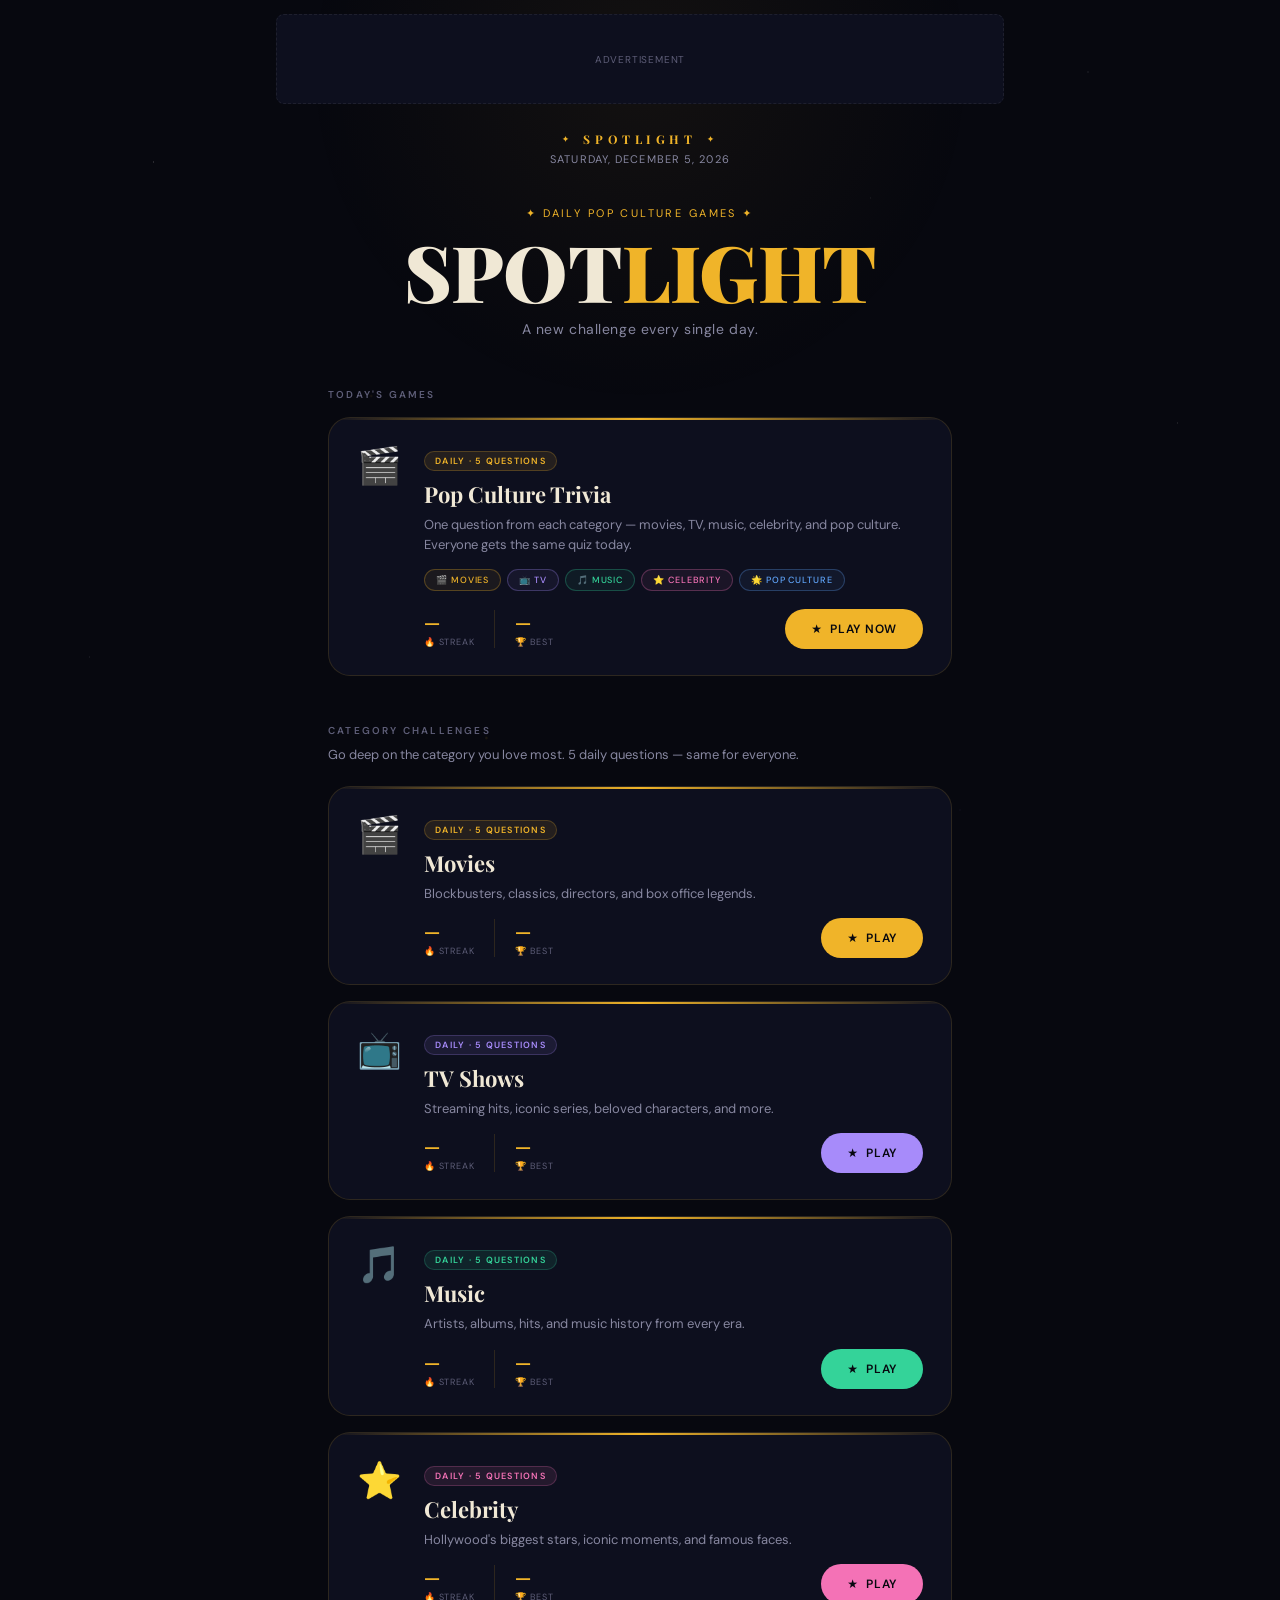
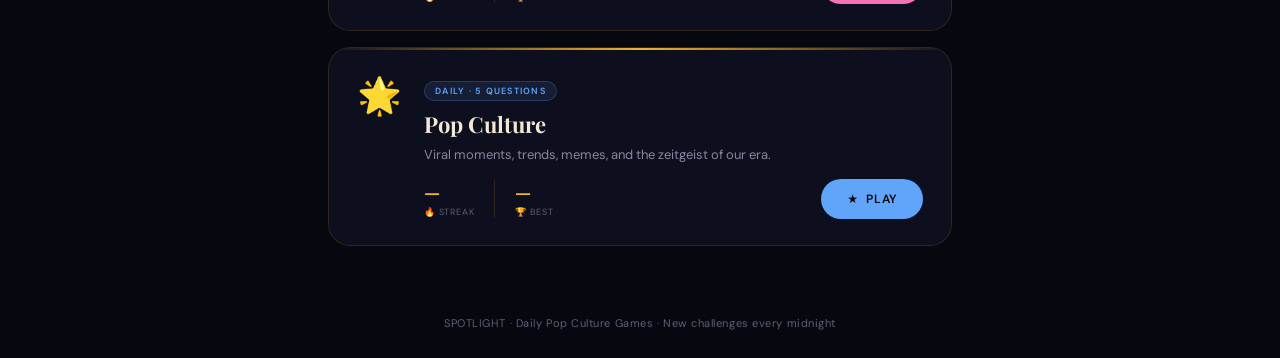
<file: index.html>
﻿<!DOCTYPE html>
<html lang="en">
<head>
    <meta charset="UTF-8">
    <meta name="viewport" content="width=device-width, initial-scale=1.0">
    <title>SPOTLIGHT — Daily Pop Culture Games</title>
    <meta name="description" content="SPOTLIGHT — daily pop culture games covering movies, TV, music, and celebrities. A new challenge every day.">
    <meta property="og:title" content="SPOTLIGHT — Daily Pop Culture Games">
    <meta property="og:description" content="Daily pop culture games. New challenges every day.">
    <link rel="preconnect" href="https://fonts.googleapis.com">
    <link href="https://fonts.googleapis.com/css2?family=Playfair+Display:ital,wght@0,700;0,900;1,400&family=DM+Sans:opsz,wght@9..40,300;9..40,400;9..40,500;9..40,600&display=swap" rel="stylesheet">
    <link rel="stylesheet" href="css/base.css">

    <!-- ================================================================
         GOOGLE ANALYTICS 4
         Replace G-Z7NW66BQ69 with your Measurement ID from
         analytics.google.com → Admin → Data Streams → your stream
    ================================================================ -->
    <script async src="https://www.googletagmanager.com/gtag/js?id=G-Z7NW66BQ69"></script>
    <script>
        window.dataLayer = window.dataLayer || [];
        function gtag() { dataLayer.push(arguments); }
        gtag('js', new Date());
        gtag('config', 'G-Z7NW66BQ69');
    </script>

    <style>
        /* ============================================================
           HUB PAGE — Game picker styles
        ============================================================ */
        .hub-hero {
            padding: 40px 0 10px;
            text-align: center;
        }
        .hub-eyebrow {
            font-size: 11px;
            letter-spacing: .22em;
            text-transform: uppercase;
            color: var(--gold);
            margin-bottom: 14px;
        }
        .hub-title {
            font-family: 'Playfair Display', Georgia, serif;
            font-size: clamp(48px, 10vw, 78px);
            font-weight: 900;
            line-height: .95;
            color: var(--cream);
            letter-spacing: -.01em;
        }
        .hub-title em { color: var(--gold); font-style: normal; }
        .hub-tagline {
            font-size: 14px;
            color: var(--muted-mid);
            margin-top: 12px;
            letter-spacing: .04em;
        }
        .hub-section-label {
            font-size: 10px;
            font-weight: 600;
            letter-spacing: .22em;
            text-transform: uppercase;
            color: var(--muted);
            margin: 40px 0 16px;
        }
        .game-grid {
            display: grid;
            gap: 16px;
            margin-bottom: 48px;
        }
        .game-card {
            background: var(--surface);
            border: 1px solid var(--border);
            border-radius: 22px;
            padding: 30px 28px 26px;
            position: relative;
            overflow: hidden;
            display: flex;
            gap: 22px;
            align-items: flex-start;
            text-decoration: none;
            color: inherit;
            transition: border-color .18s, transform .18s;
        }
        .game-card::before {
            content: '';
            position: absolute;
            top: 0; left: 0; right: 0;
            height: 2px;
            background: linear-gradient(90deg, transparent, var(--gold) 50%, transparent);
        }
        .game-card:hover {
            border-color: rgba(240,180,41,.40);
            transform: translateY(-2px);
        }
        .game-card-icon {
            font-size: 36px;
            flex-shrink: 0;
            line-height: 1;
        }
        .game-card-body { flex: 1; }
        .game-card-badge {
            display: inline-block;
            font-size: 9px;
            font-weight: 600;
            letter-spacing: .14em;
            text-transform: uppercase;
            color: var(--gold);
            background: rgba(240,180,41,.10);
            border: 1px solid rgba(240,180,41,.22);
            border-radius: 60px;
            padding: 3px 10px;
            margin-bottom: 8px;
        }
        .game-card-title {
            font-family: 'Playfair Display', Georgia, serif;
            font-size: 22px;
            font-weight: 700;
            color: var(--cream);
            margin-bottom: 6px;
        }
        .game-card-desc {
            font-size: 13px;
            color: var(--muted-mid);
            line-height: 1.55;
            margin-bottom: 14px;
        }
        .game-card-cats {
            display: flex;
            flex-wrap: wrap;
            gap: 6px;
            margin-bottom: 18px;
        }
        .cpill {
            font-size: 9px;
            font-weight: 500;
            letter-spacing: .1em;
            text-transform: uppercase;
            padding: 4px 11px;
            border-radius: 60px;
            border: 1px solid;
        }
        .cpill.movies  { color: var(--cat-movie); border-color: rgba(240,180,41,.28); background: rgba(240,180,41,.06); }
        .cpill.tv      { color: var(--cat-tv);    border-color: rgba(167,139,250,.28); background: rgba(167,139,250,.06); }
        .cpill.music   { color: var(--cat-music); border-color: rgba(52,211,153,.28);  background: rgba(52,211,153,.06); }
        .cpill.celeb   { color: var(--cat-celeb); border-color: rgba(244,114,182,.28); background: rgba(244,114,182,.06); }
        .cpill.pop     { color: var(--cat-pop);   border-color: rgba(96,165,250,.28);  background: rgba(96,165,250,.06); }
        .game-card-footer {
            display: flex;
            align-items: center;
            justify-content: space-between;
            flex-wrap: wrap;
            gap: 14px;
        }
        .game-card-stats {
            display: flex;
            gap: 20px;
        }
        .gc-stat { text-align: left; }
        .gc-stat-val {
            font-family: 'Playfair Display', Georgia, serif;
            font-size: 18px;
            font-weight: 700;
            color: var(--gold);
        }
        .gc-stat-lbl {
            font-size: 9px;
            color: var(--muted);
            letter-spacing: .09em;
            text-transform: uppercase;
            margin-top: 2px;
        }
        .gc-stat-divider {
            width: 1px;
            background: var(--border);
            align-self: stretch;
        }
        .game-card-play {
            display: inline-flex;
            align-items: center;
            gap: 8px;
            background: var(--gold);
            color: #07080F;
            font-family: 'DM Sans', system-ui, sans-serif;
            font-weight: 600;
            font-size: 12px;
            letter-spacing: .06em;
            text-transform: uppercase;
            padding: 12px 26px;
            border-radius: 60px;
            text-decoration: none;
            flex-shrink: 0;
            transition: background .18s, box-shadow .18s;
        }
        .game-card-play:hover {
            background: var(--gold-light);
            box-shadow: 0 6px 20px rgba(240,180,41,.26);
        }
        .coming-soon-card {
            background: var(--surface);
            border: 1px dashed rgba(255,255,255,.07);
            border-radius: 22px;
            padding: 28px;
            text-align: center;
            color: var(--muted);
            font-size: 13px;
            letter-spacing: .04em;
        }
        .coming-soon-card strong {
            display: block;
            font-family: 'Playfair Display', Georgia, serif;
            font-size: 16px;
            font-weight: 700;
            color: var(--muted-mid);
            margin-bottom: 6px;
        }
        @media (max-width: 500px) {
            .game-card        { flex-direction: column; gap: 14px; padding: 24px 20px 22px; }
            .game-card-icon   { font-size: 30px; }
            .game-card-footer { flex-direction: column; align-items: flex-start; }
        }
    </style>
</head>
<body>

<!-- ================================================================
     TOP LEADERBOARD AD
     Replace the div.ad-placeholder with your Google AdSense code:
     <script async src="https://pagead2.googlesyndication.com/pagead/js/adsbygoogle.js?client=ca-pub-XXXXXXXXXXXXXXXX" crossorigin="anonymous"></script>
     <ins class="adsbygoogle" style="display:inline-block;width:728px;height:90px" data-ad-client="ca-pub-XXXXXXXXXXXXXXXX" data-ad-slot="XXXXXXXXXX"></ins>
     <script>(adsbygoogle = window.adsbygoogle || []).push({});</script>
================================================================ -->
<div class="ad-zone ad-zone-top">
    <div class="ad-placeholder ad-leaderboard">Advertisement</div>
</div>

<!-- SITE HEADER -->
<div class="wrap">
    <header class="site-header">
        <div class="logo">
            <span class="logo-dot">✦</span>
            SPOTLIGHT
            <span class="logo-dot">✦</span>
        </div>
        <p class="header-date" id="headerDate"></p>
    </header>
</div>

<!-- HUB CONTENT -->
<div class="wrap">

    <div class="hub-hero">
        <p class="hub-eyebrow">✦ Daily Pop Culture Games ✦</p>
        <div class="hub-title">SPOT<em>LIGHT</em></div>
        <p class="hub-tagline">A new challenge every single day.</p>
    </div>

    <p class="hub-section-label">Today's Games</p>

    <div class="game-grid">

        <!-- Daily Trivia -->
        <div class="game-card">
            <div class="game-card-icon">🎬</div>
            <div class="game-card-body">
                <span class="game-card-badge">Daily · 5 Questions</span>
                <div class="game-card-title">Pop Culture Trivia</div>
                <p class="game-card-desc">One question from each category — movies, TV, music, celebrity, and pop culture. Everyone gets the same quiz today.</p>
                <div class="game-card-cats">
                    <span class="cpill movies">🎬 Movies</span>
                    <span class="cpill tv">📺 TV</span>
                    <span class="cpill music">🎵 Music</span>
                    <span class="cpill celeb">⭐ Celebrity</span>
                    <span class="cpill pop">🌟 Pop Culture</span>
                </div>
                <div class="game-card-footer">
                    <div class="game-card-stats" id="triviaStats">
                        <div class="gc-stat">
                            <div class="gc-stat-val" id="triviaStreak">—</div>
                            <div class="gc-stat-lbl">🔥 Streak</div>
                        </div>
                        <div class="gc-stat-divider"></div>
                        <div class="gc-stat">
                            <div class="gc-stat-val" id="triviaBest">—</div>
                            <div class="gc-stat-lbl">🏆 Best</div>
                        </div>
                    </div>
                    <a href="trivia/" class="game-card-play">★ &nbsp;Play Now</a>
                </div>
            </div>
        </div>

    </div>

    <p class="hub-section-label">Category Challenges</p>
    <p style="font-size:13px;color:var(--muted-mid);margin:-8px 0 20px;line-height:1.6;">Go deep on the category you love most. 5 daily questions — same for everyone.</p>

    <div class="game-grid">

        <!-- Movies -->
        <a href="category-quiz/?cat=movies" class="game-card">
            <div class="game-card-icon">🎬</div>
            <div class="game-card-body">
                <span class="game-card-badge" style="color:var(--cat-movie);background:rgba(240,180,41,.10);border-color:rgba(240,180,41,.22);">Daily · 5 Questions</span>
                <div class="game-card-title">Movies</div>
                <p class="game-card-desc">Blockbusters, classics, directors, and box office legends.</p>
                <div class="game-card-footer">
                    <div class="game-card-stats" id="moviesStats">
                        <div class="gc-stat">
                            <div class="gc-stat-val" id="moviesStreak">—</div>
                            <div class="gc-stat-lbl">🔥 Streak</div>
                        </div>
                        <div class="gc-stat-divider"></div>
                        <div class="gc-stat">
                            <div class="gc-stat-val" id="moviesBest">—</div>
                            <div class="gc-stat-lbl">🏆 Best</div>
                        </div>
                    </div>
                    <span class="game-card-play" style="background:var(--cat-movie);">★ &nbsp;Play</span>
                </div>
            </div>
        </a>

        <!-- TV Shows -->
        <a href="category-quiz/?cat=tv" class="game-card">
            <div class="game-card-icon">📺</div>
            <div class="game-card-body">
                <span class="game-card-badge" style="color:var(--cat-tv);background:rgba(167,139,250,.10);border-color:rgba(167,139,250,.22);">Daily · 5 Questions</span>
                <div class="game-card-title">TV Shows</div>
                <p class="game-card-desc">Streaming hits, iconic series, beloved characters, and more.</p>
                <div class="game-card-footer">
                    <div class="game-card-stats">
                        <div class="gc-stat">
                            <div class="gc-stat-val" id="tvStreak">—</div>
                            <div class="gc-stat-lbl">🔥 Streak</div>
                        </div>
                        <div class="gc-stat-divider"></div>
                        <div class="gc-stat">
                            <div class="gc-stat-val" id="tvBest">—</div>
                            <div class="gc-stat-lbl">🏆 Best</div>
                        </div>
                    </div>
                    <span class="game-card-play" style="background:var(--cat-tv);">★ &nbsp;Play</span>
                </div>
            </div>
        </a>

        <!-- Music -->
        <a href="category-quiz/?cat=music" class="game-card">
            <div class="game-card-icon">🎵</div>
            <div class="game-card-body">
                <span class="game-card-badge" style="color:var(--cat-music);background:rgba(52,211,153,.10);border-color:rgba(52,211,153,.22);">Daily · 5 Questions</span>
                <div class="game-card-title">Music</div>
                <p class="game-card-desc">Artists, albums, hits, and music history from every era.</p>
                <div class="game-card-footer">
                    <div class="game-card-stats">
                        <div class="gc-stat">
                            <div class="gc-stat-val" id="musicStreak">—</div>
                            <div class="gc-stat-lbl">🔥 Streak</div>
                        </div>
                        <div class="gc-stat-divider"></div>
                        <div class="gc-stat">
                            <div class="gc-stat-val" id="musicBest">—</div>
                            <div class="gc-stat-lbl">🏆 Best</div>
                        </div>
                    </div>
                    <span class="game-card-play" style="background:var(--cat-music);color:#07080F;">★ &nbsp;Play</span>
                </div>
            </div>
        </a>

        <!-- Celebrity -->
        <a href="category-quiz/?cat=celeb" class="game-card">
            <div class="game-card-icon">⭐</div>
            <div class="game-card-body">
                <span class="game-card-badge" style="color:var(--cat-celeb);background:rgba(244,114,182,.10);border-color:rgba(244,114,182,.22);">Daily · 5 Questions</span>
                <div class="game-card-title">Celebrity</div>
                <p class="game-card-desc">Hollywood's biggest stars, iconic moments, and famous faces.</p>
                <div class="game-card-footer">
                    <div class="game-card-stats">
                        <div class="gc-stat">
                            <div class="gc-stat-val" id="celebStreak">—</div>
                            <div class="gc-stat-lbl">🔥 Streak</div>
                        </div>
                        <div class="gc-stat-divider"></div>
                        <div class="gc-stat">
                            <div class="gc-stat-val" id="celebBest">—</div>
                            <div class="gc-stat-lbl">🏆 Best</div>
                        </div>
                    </div>
                    <span class="game-card-play" style="background:var(--cat-celeb);">★ &nbsp;Play</span>
                </div>
            </div>
        </a>

        <!-- Pop Culture -->
        <a href="category-quiz/?cat=pop" class="game-card">
            <div class="game-card-icon">🌟</div>
            <div class="game-card-body">
                <span class="game-card-badge" style="color:var(--cat-pop);background:rgba(96,165,250,.10);border-color:rgba(96,165,250,.22);">Daily · 5 Questions</span>
                <div class="game-card-title">Pop Culture</div>
                <p class="game-card-desc">Viral moments, trends, memes, and the zeitgeist of our era.</p>
                <div class="game-card-footer">
                    <div class="game-card-stats">
                        <div class="gc-stat">
                            <div class="gc-stat-val" id="popStreak">—</div>
                            <div class="gc-stat-lbl">🔥 Streak</div>
                        </div>
                        <div class="gc-stat-divider"></div>
                        <div class="gc-stat">
                            <div class="gc-stat-val" id="popBest">—</div>
                            <div class="gc-stat-lbl">🏆 Best</div>
                        </div>
                    </div>
                    <span class="game-card-play" style="background:var(--cat-pop);color:#07080F;">★ &nbsp;Play</span>
                </div>
            </div>
        </a>

    </div>

</div><!-- /wrap -->

<footer class="site-footer">
    SPOTLIGHT · Daily Pop Culture Games · New challenges every midnight
</footer>

<script>
/* ================================================================
   HUB — Load trivia stats from localStorage to show on game card
================================================================ */
(function () {
    const d = new Date();
    document.getElementById('headerDate').textContent =
        d.toLocaleDateString('en-US', { weekday:'long', year:'numeric', month:'long', day:'numeric' });

    try {
        const raw   = localStorage.getItem('spotlight_stats');
        const stats = raw ? JSON.parse(raw) : null;
        if (stats) {
            document.getElementById('triviaStreak').textContent = stats.streak ?? '—';
            document.getElementById('triviaBest').textContent   = stats.best ? `${stats.best}/5` : '—';
        }
    } catch {
        // localStorage unavailable — silently skip
    }

    // Load per-category stats
    const cats = ['movies', 'tv', 'music', 'celeb', 'pop'];
    cats.forEach(cat => {
        try {
            const catRaw   = localStorage.getItem(`spotlight_cat_${cat}_stats`);
            const catStats = catRaw ? JSON.parse(catRaw) : null;
            const streakEl = document.getElementById(`${cat}Streak`);
            const bestEl   = document.getElementById(`${cat}Best`);
            if (catStats && streakEl) streakEl.textContent = catStats.streak ?? '—';
            if (catStats && bestEl)   bestEl.textContent   = catStats.best ? `${catStats.best}/5` : '—';
        } catch { /* silently skip */ }
    });
}());
</script>
</body>
</html>
</file>
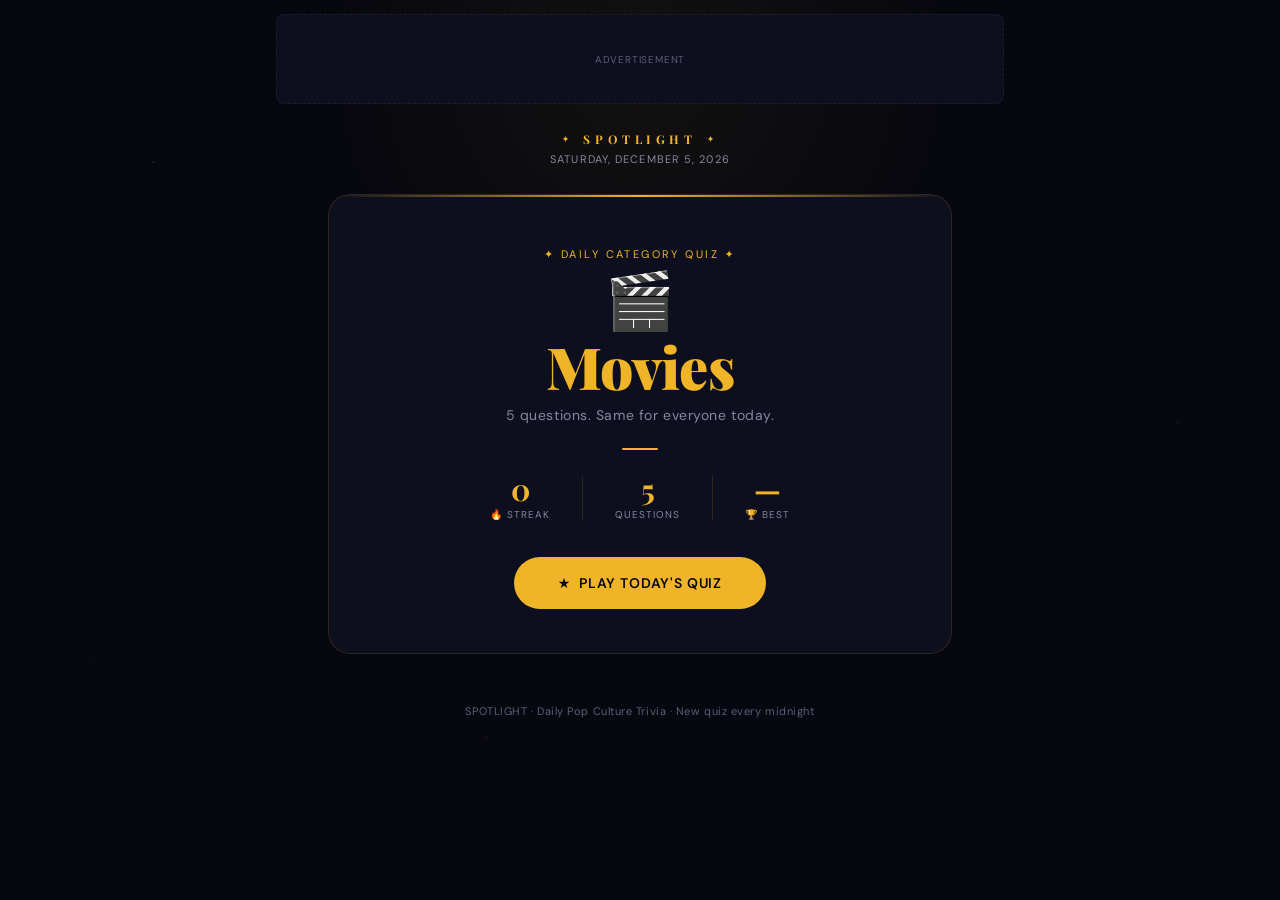
<file: category-quiz/index.html>
<!DOCTYPE html>
<html lang="en">
<head>
    <meta charset="UTF-8">
    <meta name="viewport" content="width=device-width, initial-scale=1.0">
    <title>SPOTLIGHT — Category Quiz</title>
    <meta name="description" content="Test your knowledge in a specific pop culture category with SPOTLIGHT's daily category quiz.">
    <meta property="og:title" content="SPOTLIGHT — Daily Category Quiz">
    <meta property="og:description" content="5 category-specific daily trivia questions — same for everyone today.">
    <link rel="preconnect" href="https://fonts.googleapis.com">
    <link href="https://fonts.googleapis.com/css2?family=Playfair+Display:ital,wght@0,700;0,900;1,400&family=DM+Sans:opsz,wght@9..40,300;9..40,400;9..40,500;9..40,600&display=swap" rel="stylesheet">
    <link rel="stylesheet" href="../css/base.css">
    <link rel="stylesheet" href="../css/trivia.css">

    <!-- ================================================================
         GOOGLE ANALYTICS 4
    ================================================================ -->
    <script async src="https://www.googletagmanager.com/gtag/js?id=G-Z7NW66BQ69"></script>
    <script>
        window.dataLayer = window.dataLayer || [];
        function gtag() { dataLayer.push(arguments); }
        gtag('js', new Date());
        gtag('config', 'G-Z7NW66BQ69');
    </script>

    <style>
        /* Override gold accents with the per-category colour (--cat-accent set by JS) */
        .splash-eyebrow { color: var(--cat-accent, var(--gold)); }
        .sstat-val      { color: var(--cat-accent, var(--gold)); }
        .btn-play       { background: var(--cat-accent, var(--gold)); }
        .btn-play:hover {
            background: var(--cat-accent, var(--gold));
            filter: brightness(1.15);
            box-shadow: 0 10px 28px rgba(0, 0, 0, .22);
        }
        .pbar-fill { background: var(--cat-accent, var(--gold)); }

        /* Category splash icon and title */
        .cat-splash-icon {
            font-size: 56px;
            line-height: 1;
            margin-bottom: 10px;
        }
        /* Override the trivia.css splash-title sizing for a category name */
        .splash-title {
            font-size: clamp(36px, 8vw, 58px) !important;
            color: var(--cat-accent, var(--gold)) !important;
        }
    </style>
</head>
<body>

<!-- ================================================================
     TOP LEADERBOARD AD
================================================================ -->
<div class="ad-zone ad-zone-top">
    <div class="ad-placeholder ad-leaderboard">Advertisement</div>
</div>

<!-- SITE HEADER -->
<div class="wrap">
    <header class="site-header">
        <a href="../" class="logo">
            <span class="logo-dot">✦</span>
            SPOTLIGHT
            <span class="logo-dot">✦</span>
        </a>
        <p class="header-date" id="headerDate"></p>
    </header>
</div>

<!-- MAIN CONTENT -->
<div class="wrap">

    <!-- ── SPLASH ── -->
    <div class="screen active" id="scr-splash">
        <div class="card splash-card">
            <div class="splash-eyebrow">✦ Daily Category Quiz ✦</div>
            <div class="cat-splash-icon" id="catIcon">🎬</div>
            <div class="splash-title" id="catLabel">Movies</div>
            <p class="splash-tagline">5 questions. Same for everyone today.</p>
            <div class="rule"></div>
            <div class="splash-stats">
                <div>
                    <div class="sstat-val" id="splashStreak">0</div>
                    <div class="sstat-lbl">🔥 Streak</div>
                </div>
                <div class="vr"></div>
                <div>
                    <div class="sstat-val">5</div>
                    <div class="sstat-lbl">Questions</div>
                </div>
                <div class="vr"></div>
                <div>
                    <div class="sstat-val" id="splashBest">—</div>
                    <div class="sstat-lbl">🏆 Best</div>
                </div>
            </div>
            <button class="btn-play" id="btnPlay">★ &nbsp;Play Today's Quiz</button>
        </div>
    </div>

    <!-- ── ALREADY PLAYED ── -->
    <div class="screen" id="scr-played">
        <div class="card played-card">
            <div class="played-icon" id="playedIcon">🎬</div>
            <div class="played-title">Already played today!</div>
            <p class="played-sub">You've completed today's category quiz.<br>New questions drop every day at midnight.</p>
            <div class="emoji-row" id="playedEmojis"></div>
            <p class="played-score-note">Today's score: <strong id="playedScoreNum"></strong></p>
            <button class="btn-share" id="btnSharePlayed">📋 &nbsp;Share My Score</button>
            <p class="copied-msg" id="copiedPlayed"></p>
            <p class="next-quiz-note">Next quiz in: <span class="countdown" id="cdPlayed"></span></p>
        </div>
    </div>

    <!-- ── GAME ── -->
    <div class="screen" id="scr-game">
        <div class="game-meta">
            <p class="game-progress-lbl">Question <strong id="qNum">1</strong> of 5</p>
            <p class="game-score-lbl">Score: <span id="scoreNum">0</span></p>
        </div>
        <div class="pbar-track"><div class="pbar-fill" id="pbar"></div></div>

        <div class="card q-card">
            <div class="q-cat"  id="qCat"></div>
            <div class="q-text" id="qText"></div>
        </div>

        <div class="opts" id="opts"></div>
        <div class="feedback" id="feedback"></div>
        <button class="btn-next" id="btnNext"></button>
    </div>

    <!-- ── RESULTS ── -->
    <div class="screen" id="scr-results">
        <div class="card results-card">
            <p class="results-eyebrow">Today's Result</p>
            <div class="results-score" id="rScore"></div>
            <p class="results-of">out of 5 correct</p>
            <p class="results-msg" id="rMsg"></p>
            <div class="emoji-row" id="rEmojis"></div>
            <hr class="results-hr">
            <div class="r-stats">
                <div>
                    <div class="rstat-val" id="rStreak"></div>
                    <div class="rstat-lbl">🔥 Streak</div>
                </div>
                <div class="vr"></div>
                <div>
                    <div class="rstat-val" id="rBest"></div>
                    <div class="rstat-lbl">🏆 Best</div>
                </div>
                <div class="vr"></div>
                <div>
                    <div class="rstat-val" id="rPlayed"></div>
                    <div class="rstat-lbl">📅 Played</div>
                </div>
            </div>
            <button class="btn-share" id="btnShareResults">📋 &nbsp;Share My Score</button>
            <p class="copied-msg" id="copiedResults"></p>
            <p class="next-quiz-note">New quiz tomorrow · <span class="countdown" id="cdResults"></span></p>
        </div>
    </div>

</div><!-- /wrap -->

<div class="ad-zone ad-zone-bottom" id="bottomAd" style="display:none">
    <div class="ad-placeholder ad-rect">Advertisement (300×250)</div>
</div>

<footer class="site-footer">
    SPOTLIGHT · Daily Pop Culture Trivia · New quiz every midnight
</footer>

<script src="../js/shared.js"></script>
<script src="../js/bank.js"></script>
<script src="../js/category-quiz.js"></script>
<script>
    document.getElementById('btnPlay').addEventListener('click', startGame);
    document.getElementById('btnNext').addEventListener('click', advance);
    document.getElementById('btnShareResults').addEventListener('click', () => share('results'));
    document.getElementById('btnSharePlayed').addEventListener('click', () => share('played'));
</script>
</body>
</html>
</file>
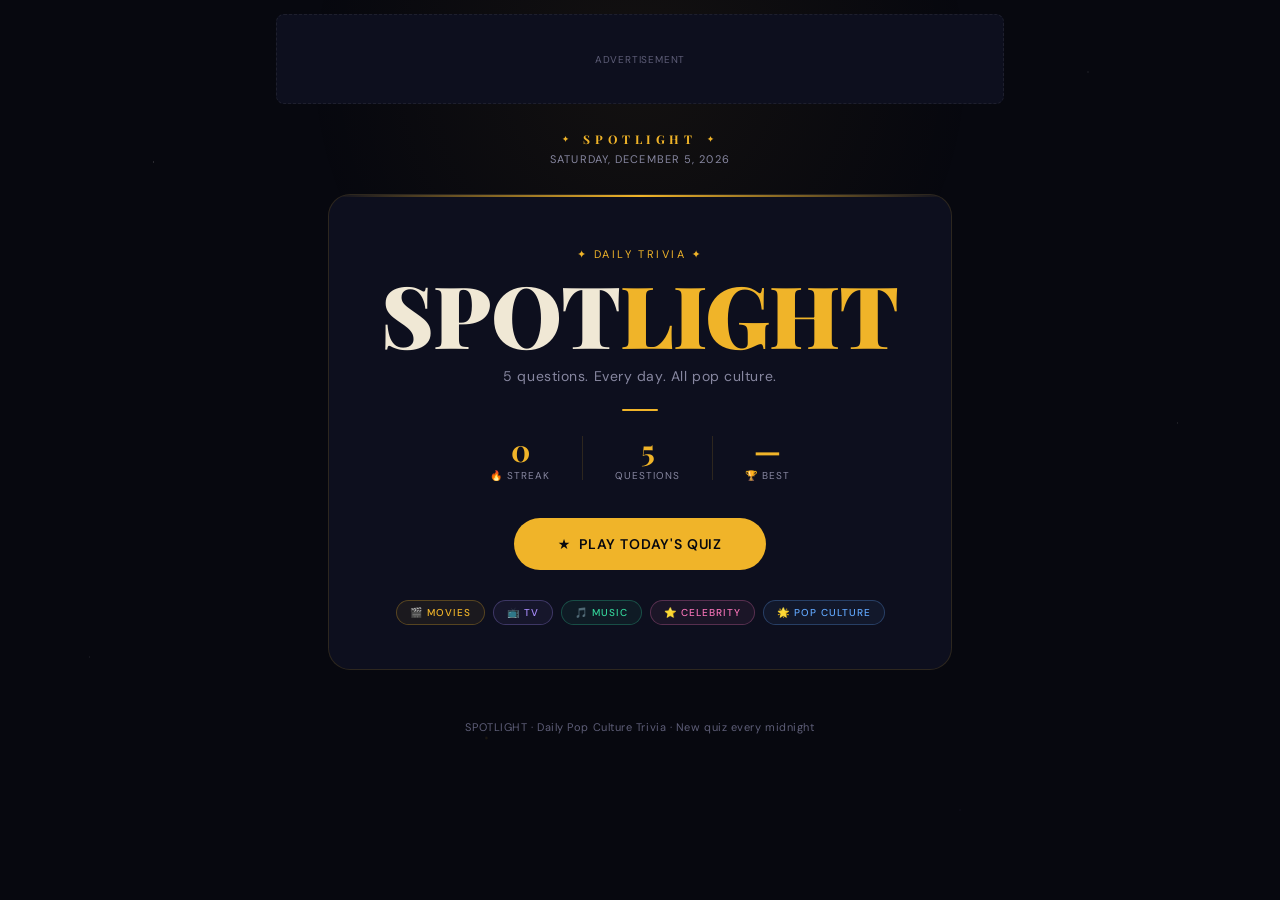
<file: trivia/index.html>
<!DOCTYPE html>
<html lang="en">
<head>
    <meta charset="UTF-8">
    <meta name="viewport" content="width=device-width, initial-scale=1.0">
    <title>SPOTLIGHT — Daily Pop Culture Trivia</title>
    <meta name="description" content="Test your pop culture knowledge with SPOTLIGHT — a fresh daily trivia quiz covering movies, TV, music, and celebrities.">
    <meta property="og:title" content="SPOTLIGHT — Daily Pop Culture Trivia">
    <meta property="og:description" content="5 new questions every day. How well do you know pop culture?">
    <link rel="preconnect" href="https://fonts.googleapis.com">
    <link href="https://fonts.googleapis.com/css2?family=Playfair+Display:ital,wght@0,700;0,900;1,400&family=DM+Sans:opsz,wght@9..40,300;9..40,400;9..40,500;9..40,600&display=swap" rel="stylesheet">
    <link rel="stylesheet" href="../css/base.css">
    <link rel="stylesheet" href="../css/trivia.css">

    <!-- ================================================================
         GOOGLE ANALYTICS 4
         Replace G-Z7NW66BQ69 with your Measurement ID from
         analytics.google.com → Admin → Data Streams → your stream
    ================================================================ -->
    <script async src="https://www.googletagmanager.com/gtag/js?id=G-Z7NW66BQ69"></script>
    <script>
        window.dataLayer = window.dataLayer || [];
        function gtag() { dataLayer.push(arguments); }
        gtag('js', new Date());
        gtag('config', 'G-Z7NW66BQ69');
    </script>
</head>
<body>

<!-- ================================================================
     TOP LEADERBOARD AD
     Replace the div.ad-placeholder with your Google AdSense code:
     <script async src="https://pagead2.googlesyndication.com/pagead/js/adsbygoogle.js?client=ca-pub-XXXXXXXXXXXXXXXX" crossorigin="anonymous"></script>
     <ins class="adsbygoogle" style="display:inline-block;width:728px;height:90px" data-ad-client="ca-pub-XXXXXXXXXXXXXXXX" data-ad-slot="XXXXXXXXXX"></ins>
     <script>(adsbygoogle = window.adsbygoogle || []).push({});</script>
================================================================ -->
<div class="ad-zone ad-zone-top">
    <div class="ad-placeholder ad-leaderboard">Advertisement</div>
</div>

<!-- SITE HEADER -->
<div class="wrap">
    <header class="site-header">
        <a href="../" class="logo">
            <span class="logo-dot">✦</span>
            SPOTLIGHT
            <span class="logo-dot">✦</span>
        </a>
        <p class="header-date" id="headerDate"></p>
    </header>
</div>

<!-- MAIN CONTENT -->
<div class="wrap">

    <!-- ── SPLASH ── -->
    <div class="screen active" id="scr-splash">
        <div class="card splash-card">
            <div class="splash-eyebrow">✦ Daily Trivia ✦</div>
            <div class="splash-title">SPOT<em>LIGHT</em></div>
            <p class="splash-tagline">5 questions. Every day. All pop culture.</p>
            <div class="rule"></div>
            <div class="splash-stats">
                <div>
                    <div class="sstat-val" id="splashStreak">0</div>
                    <div class="sstat-lbl">🔥 Streak</div>
                </div>
                <div class="vr"></div>
                <div>
                    <div class="sstat-val">5</div>
                    <div class="sstat-lbl">Questions</div>
                </div>
                <div class="vr"></div>
                <div>
                    <div class="sstat-val" id="splashBest">—</div>
                    <div class="sstat-lbl">🏆 Best</div>
                </div>
            </div>
            <button class="btn-play" id="btnPlay">★ &nbsp;Play Today's Quiz</button>
            <div class="splash-cats">
                <span class="cpill movies">🎬 Movies</span>
                <span class="cpill tv">📺 TV</span>
                <span class="cpill music">🎵 Music</span>
                <span class="cpill celeb">⭐ Celebrity</span>
                <span class="cpill pop">🌟 Pop Culture</span>
            </div>
        </div>
    </div>

    <!-- ── ALREADY PLAYED ── -->
    <div class="screen" id="scr-played">
        <div class="card played-card">
            <div class="played-icon">🎬</div>
            <div class="played-title">Already played today!</div>
            <p class="played-sub">You've completed today's SPOTLIGHT quiz.<br>New questions drop every day at midnight.</p>
            <div class="emoji-row" id="playedEmojis"></div>
            <p class="played-score-note">Today's score: <strong id="playedScoreNum"></strong></p>
            <button class="btn-share" id="btnSharePlayed">📋 &nbsp;Share My Score</button>
            <p class="copied-msg" id="copiedPlayed"></p>
            <p class="next-quiz-note">Next quiz in: <span class="countdown" id="cdPlayed"></span></p>
        </div>
    </div>

    <!-- ── GAME ── -->
    <div class="screen" id="scr-game">
        <div class="game-meta">
            <p class="game-progress-lbl">Question <strong id="qNum">1</strong> of 5</p>
            <p class="game-score-lbl">Score: <span id="scoreNum">0</span></p>
        </div>
        <div class="pbar-track"><div class="pbar-fill" id="pbar"></div></div>

        <div class="card q-card">
            <div class="q-cat"  id="qCat"></div>
            <div class="q-text" id="qText"></div>
        </div>

        <div class="opts" id="opts"></div>
        <div class="feedback" id="feedback"></div>
        <button class="btn-next" id="btnNext"></button>
    </div>

    <!-- ── RESULTS ── -->
    <div class="screen" id="scr-results">
        <div class="card results-card">
            <p class="results-eyebrow">Today's Result</p>
            <div class="results-score" id="rScore"></div>
            <p class="results-of">out of 5 correct</p>
            <p class="results-msg" id="rMsg"></p>
            <div class="emoji-row" id="rEmojis"></div>
            <hr class="results-hr">
            <div class="r-stats">
                <div>
                    <div class="rstat-val" id="rStreak"></div>
                    <div class="rstat-lbl">🔥 Streak</div>
                </div>
                <div class="vr"></div>
                <div>
                    <div class="rstat-val" id="rBest"></div>
                    <div class="rstat-lbl">🏆 Best</div>
                </div>
                <div class="vr"></div>
                <div>
                    <div class="rstat-val" id="rPlayed"></div>
                    <div class="rstat-lbl">📅 Played</div>
                </div>
            </div>
            <button class="btn-share" id="btnShareResults">📋 &nbsp;Share My Score</button>
            <p class="copied-msg" id="copiedResults"></p>
            <p class="next-quiz-note">New quiz tomorrow · <span class="countdown" id="cdResults"></span></p>
        </div>
    </div>

</div><!-- /wrap -->

<!-- ================================================================
     BOTTOM AD (medium rectangle 300×250) — shown after results
================================================================ -->
<div class="ad-zone ad-zone-bottom" id="bottomAd" style="display:none">
    <div class="ad-placeholder ad-rect">Advertisement (300×250)</div>
</div>

<footer class="site-footer">
    SPOTLIGHT · Daily Pop Culture Trivia · New quiz every midnight
</footer>

<script src="../js/shared.js"></script>
<script src="../js/trivia.js"></script>
<script>
    // Wire up buttons via addEventListener (no inline handlers)
    document.getElementById('btnPlay').addEventListener('click', startGame);
    document.getElementById('btnNext').addEventListener('click', advance);
    document.getElementById('btnShareResults').addEventListener('click', () => share('results'));
    document.getElementById('btnSharePlayed').addEventListener('click', () => share('played'));
</script>
</body>
</html>
</file>
<file: css/base.css>
/* ============================================================
   DESIGN SYSTEM — Hollywood Awards Night
   Shared across all SPOTLIGHT pages and games.
============================================================ */
:root {
    --bg:         #07080F;
    --surface:    #0D0F1E;
    --surface-2:  #131629;
    --border:     rgba(240,180,41,0.14);
    --border-dim: rgba(255,255,255,0.06);
    --gold:       #F0B429;
    --gold-light: #FFD166;
    --gold-glow:  rgba(240,180,41,0.18);
    --cream:      #F0E8D5;
    --muted:      #5E5E78;
    --muted-mid:  #8787A0;
    --correct:    #06D6A0;
    --correct-bg: rgba(6,214,160,0.09);
    --wrong:      #EF4565;
    --wrong-bg:   rgba(239,69,101,0.09);
    --cat-movie:  #F0B429;
    --cat-tv:     #A78BFA;
    --cat-music:  #34D399;
    --cat-celeb:  #F472B6;
    --cat-pop:    #60A5FA;
}

*, *::before, *::after { margin:0; padding:0; box-sizing:border-box; }

html { scroll-behavior: smooth; }

body {
    background: var(--bg);
    color: var(--cream);
    font-family: 'DM Sans', system-ui, sans-serif;
    min-height: 100vh;
    display: flex;
    flex-direction: column;
    align-items: center;
    overflow-x: hidden;
    position: relative;
}

/* Ambient star field */
body::before {
    content: '';
    position: fixed;
    inset: 0;
    pointer-events: none;
    background-image:
        radial-gradient(1px 1px at 12% 18%, rgba(255,255,255,.28) 0%, transparent 100%),
        radial-gradient(1px 1px at 85% 8%,  rgba(255,255,255,.18) 0%, transparent 100%),
        radial-gradient(1px 1px at 55% 62%, rgba(255,255,255,.14) 0%, transparent 100%),
        radial-gradient(2px 2px at 38% 82%, rgba(240,180,41,.12) 0%, transparent 100%),
        radial-gradient(1px 1px at 92% 47%, rgba(255,255,255,.18) 0%, transparent 100%),
        radial-gradient(1px 1px at 7%  73%, rgba(255,255,255,.12) 0%, transparent 100%),
        radial-gradient(1px 1px at 68% 22%, rgba(255,255,255,.10) 0%, transparent 100%),
        radial-gradient(2px 2px at 29% 44%, rgba(240,180,41,.09) 0%, transparent 100%),
        radial-gradient(1px 1px at 47% 5%,  rgba(255,255,255,.20) 0%, transparent 100%),
        radial-gradient(1px 1px at 75% 90%, rgba(167,139,250,.10) 0%, transparent 100%);
    z-index: 0;
}

/* Spotlight glow from top */
body::after {
    content: '';
    position: fixed;
    top: -280px;
    left: 50%;
    transform: translateX(-50%);
    width: 700px;
    height: 700px;
    background: radial-gradient(ellipse at center, rgba(240,180,41,.055) 0%, transparent 68%);
    pointer-events: none;
    z-index: 0;
}

/* ============================================================
   LAYOUT
============================================================ */
.wrap {
    width: 100%;
    max-width: 660px;
    padding: 0 18px;
    position: relative;
    z-index: 1;
}

/* ============================================================
   AD UNITS
   Replace .ad-placeholder divs with your Google AdSense tags
============================================================ */
.ad-zone {
    width: 100%;
    display: flex;
    justify-content: center;
    position: relative;
    z-index: 1;
}
.ad-zone-top    { padding: 14px 18px 0; }
.ad-zone-bottom { padding: 6px 18px 28px; }

.ad-placeholder {
    background: var(--surface);
    border: 1px dashed rgba(255,255,255,.07);
    border-radius: 8px;
    display: flex;
    align-items: center;
    justify-content: center;
    color: var(--muted);
    font-size: 10px;
    letter-spacing: .08em;
    text-transform: uppercase;
}
.ad-leaderboard { width:100%; max-width:728px; height:90px; }
.ad-rect        { width:300px; height:250px; }

/* ============================================================
   HEADER
============================================================ */
.site-header {
    padding: 22px 0 0;
    text-align: center;
}
.logo {
    font-family: 'Playfair Display', Georgia, serif;
    font-size: 12px;
    font-weight: 700;
    letter-spacing: .38em;
    text-transform: uppercase;
    color: var(--gold);
    display: inline-flex;
    align-items: center;
    gap: 10px;
    text-decoration: none;
}
.logo-dot { font-size: 8px; }
.header-date {
    font-size: 11px;
    color: var(--muted-mid);
    letter-spacing: .10em;
    text-transform: uppercase;
    margin-top: 5px;
}

/* ============================================================
   SHARED DIVIDER
============================================================ */
.rule {
    width: 36px;
    height: 2px;
    background: var(--gold);
    margin: 24px auto;
    border-radius: 2px;
}

/* ============================================================
   FOOTER
============================================================ */
.site-footer {
    padding: 22px 0 28px;
    text-align: center;
    font-size: 11px;
    color: var(--muted);
    letter-spacing: .05em;
    position: relative;
    z-index: 1;
}
.site-footer a { color: var(--muted-mid); text-decoration: none; }
.site-footer a:hover { color: var(--gold); }
</file>
<file: css/trivia.css>
/* ============================================================
   TRIVIA GAME — Component Styles
   Depends on css/base.css being loaded first.
============================================================ */

/* ============================================================
   SCREENS
============================================================ */
.screen { display: none; }
.screen.active {
    display: block;
    animation: screenIn .38s cubic-bezier(.22,1,.36,1);
}
@keyframes screenIn {
    from { opacity:0; transform:translateY(10px); }
    to   { opacity:1; transform:translateY(0); }
}

/* ============================================================
   CARD BASE
============================================================ */
.card {
    background: var(--surface);
    border: 1px solid var(--border);
    border-radius: 22px;
    position: relative;
    overflow: hidden;
}
.card::before {
    content: '';
    position: absolute;
    top: 0; left: 0; right: 0;
    height: 2px;
    background: linear-gradient(90deg, transparent, var(--gold) 50%, transparent);
}

/* ============================================================
   SPLASH SCREEN
============================================================ */
.splash-card {
    margin: 28px 0;
    padding: 52px 44px 44px;
    text-align: center;
}
.splash-eyebrow {
    font-size: 11px;
    letter-spacing: .22em;
    text-transform: uppercase;
    color: var(--gold);
    margin-bottom: 12px;
    display: flex;
    align-items: center;
    justify-content: center;
    gap: 8px;
}
.splash-title {
    font-family: 'Playfair Display', Georgia, serif;
    font-size: clamp(54px, 11vw, 86px);
    font-weight: 900;
    line-height: .95;
    color: var(--cream);
    letter-spacing: -.01em;
}
.splash-title em {
    color: var(--gold);
    font-style: normal;
}
.splash-tagline {
    font-size: 14px;
    color: var(--muted-mid);
    margin-top: 12px;
    letter-spacing: .04em;
}
.splash-stats {
    display: flex;
    align-items: center;
    justify-content: center;
    gap: 32px;
    margin-bottom: 36px;
}
.sstat-val {
    font-family: 'Playfair Display', Georgia, serif;
    font-size: 30px;
    font-weight: 700;
    color: var(--gold);
    line-height: 1;
}
.sstat-lbl {
    font-size: 10px;
    color: var(--muted-mid);
    letter-spacing: .1em;
    text-transform: uppercase;
    margin-top: 4px;
}
.vr {
    width: 1px;
    height: 44px;
    background: var(--border);
}
.btn-play {
    display: inline-flex;
    align-items: center;
    gap: 10px;
    background: var(--gold);
    color: #07080F;
    font-family: 'DM Sans', system-ui, sans-serif;
    font-weight: 600;
    font-size: 14px;
    letter-spacing: .06em;
    text-transform: uppercase;
    padding: 17px 44px;
    border: none;
    border-radius: 60px;
    cursor: pointer;
    transition: transform .18s ease, box-shadow .18s ease, background .18s ease;
}
.btn-play:hover {
    background: var(--gold-light);
    transform: translateY(-2px);
    box-shadow: 0 10px 28px rgba(240,180,41,.28);
}
.btn-play:active { transform: translateY(0); }

.splash-cats {
    display: flex;
    flex-wrap: wrap;
    gap: 8px;
    justify-content: center;
    margin-top: 30px;
}
.cpill {
    font-size: 10px;
    font-weight: 500;
    letter-spacing: .1em;
    text-transform: uppercase;
    padding: 5px 13px;
    border-radius: 60px;
    border: 1px solid;
}
.cpill.movies  { color: var(--cat-movie); border-color: rgba(240,180,41,.28); background: rgba(240,180,41,.06); }
.cpill.tv      { color: var(--cat-tv);    border-color: rgba(167,139,250,.28); background: rgba(167,139,250,.06); }
.cpill.music   { color: var(--cat-music); border-color: rgba(52,211,153,.28);  background: rgba(52,211,153,.06); }
.cpill.celeb   { color: var(--cat-celeb); border-color: rgba(244,114,182,.28); background: rgba(244,114,182,.06); }
.cpill.pop     { color: var(--cat-pop);   border-color: rgba(96,165,250,.28);  background: rgba(96,165,250,.06); }

/* ============================================================
   GAME SCREEN
============================================================ */
.game-meta {
    padding: 22px 0 14px;
    display: flex;
    align-items: center;
    justify-content: space-between;
}
.game-progress-lbl {
    font-size: 11px;
    color: var(--muted-mid);
    letter-spacing: .10em;
    text-transform: uppercase;
}
.game-progress-lbl strong { color: var(--cream); font-weight: 600; }
.game-score-lbl {
    font-size: 11px;
    color: var(--muted-mid);
    letter-spacing: .06em;
}
.game-score-lbl span { color: var(--gold); font-weight: 600; }

.pbar-track {
    width: 100%;
    height: 3px;
    background: var(--surface-2);
    border-radius: 3px;
    margin-bottom: 22px;
    overflow: hidden;
}
.pbar-fill {
    height: 100%;
    background: linear-gradient(90deg, var(--gold), var(--gold-light));
    border-radius: 3px;
    transition: width .45s cubic-bezier(.22,1,.36,1);
}

.q-card {
    padding: 32px 32px 28px;
    margin-bottom: 14px;
}
.q-cat {
    font-size: 10px;
    font-weight: 600;
    letter-spacing: .16em;
    text-transform: uppercase;
    margin-bottom: 14px;
    display: flex;
    align-items: center;
    gap: 6px;
}
.q-text {
    font-family: 'Playfair Display', Georgia, serif;
    font-size: clamp(17px, 3.2vw, 21px);
    font-weight: 700;
    line-height: 1.42;
    color: var(--cream);
}

.opts {
    display: grid;
    gap: 10px;
    margin-bottom: 12px;
}
.opt {
    display: flex;
    align-items: center;
    gap: 14px;
    background: var(--surface);
    border: 1px solid var(--border-dim);
    border-radius: 13px;
    padding: 15px 18px;
    cursor: pointer;
    text-align: left;
    width: 100%;
    color: var(--cream);
    font-family: 'DM Sans', system-ui, sans-serif;
    font-size: 14.5px;
    line-height: 1.4;
    transition: border-color .16s, background .16s, transform .16s;
}
.opt:not(.locked):hover {
    border-color: rgba(240,180,41,.38);
    background: var(--gold-glow);
    transform: translateX(5px);
}
.opt-letter {
    width: 30px;
    height: 30px;
    border-radius: 50%;
    border: 1.5px solid rgba(255,255,255,.14);
    display: flex;
    align-items: center;
    justify-content: center;
    font-size: 12px;
    font-weight: 600;
    flex-shrink: 0;
    transition: background .2s, border-color .2s, color .2s;
}
.opt-text { flex: 1; }

.opt.is-correct {
    background: var(--correct-bg);
    border-color: var(--correct);
}
.opt.is-correct .opt-letter {
    background: var(--correct);
    border-color: var(--correct);
    color: #07080F;
}
.opt.is-wrong {
    background: var(--wrong-bg);
    border-color: var(--wrong);
}
.opt.is-wrong .opt-letter {
    background: var(--wrong);
    border-color: var(--wrong);
    color: #fff;
}
.opt.locked        { cursor: default; }
.opt.locked.is-dim { opacity: .38; }

.feedback {
    border-radius: 11px;
    padding: 13px 18px;
    font-size: 13.5px;
    font-weight: 500;
    text-align: center;
    opacity: 0;
    max-height: 0;
    overflow: hidden;
    transition: opacity .25s, max-height .25s;
}
.feedback.show {
    opacity: 1;
    max-height: 80px;
}
.feedback.correct { background: var(--correct-bg); color: var(--correct); }
.feedback.wrong   { background: var(--wrong-bg);   color: var(--wrong); }

.btn-next {
    display: block;
    width: 100%;
    background: transparent;
    border: 1px solid var(--border);
    border-radius: 13px;
    color: var(--cream);
    font-family: 'DM Sans', system-ui, sans-serif;
    font-size: 14px;
    font-weight: 500;
    letter-spacing: .04em;
    padding: 15px;
    cursor: pointer;
    margin-top: 10px;
    opacity: 0;
    pointer-events: none;
    transition: border-color .18s, color .18s, opacity .25s;
}
.btn-next.show {
    opacity: 1;
    pointer-events: all;
}
.btn-next:hover { border-color: var(--gold); color: var(--gold); }

/* ============================================================
   RESULTS SCREEN
============================================================ */
.results-card {
    margin: 28px 0 14px;
    padding: 48px 40px 40px;
    text-align: center;
}
.results-eyebrow {
    font-size: 10px;
    letter-spacing: .20em;
    text-transform: uppercase;
    color: var(--muted-mid);
    margin-bottom: 10px;
}
.results-score {
    font-family: 'Playfair Display', Georgia, serif;
    font-size: clamp(64px, 14vw, 96px);
    font-weight: 900;
    color: var(--gold);
    line-height: 1;
}
.results-of {
    font-size: 14px;
    color: var(--muted-mid);
    margin-top: 3px;
    margin-bottom: 16px;
}
.results-msg {
    font-family: 'Playfair Display', Georgia, serif;
    font-size: clamp(17px, 3vw, 21px);
    font-style: italic;
    color: var(--cream);
    margin-bottom: 22px;
    line-height: 1.4;
}
.emoji-row {
    display: flex;
    gap: 10px;
    justify-content: center;
    font-size: 26px;
    margin-bottom: 28px;
    flex-wrap: wrap;
}
.results-hr {
    border: none;
    border-top: 1px solid var(--border);
    margin: 0 0 22px;
}
.r-stats {
    display: flex;
    align-items: center;
    justify-content: center;
    gap: 32px;
    margin-bottom: 28px;
}
.rstat-val {
    font-family: 'Playfair Display', Georgia, serif;
    font-size: 26px;
    font-weight: 700;
    color: var(--cream);
}
.rstat-lbl {
    font-size: 10px;
    color: var(--muted-mid);
    letter-spacing: .09em;
    text-transform: uppercase;
    margin-top: 3px;
}
.btn-share {
    display: inline-flex;
    align-items: center;
    gap: 10px;
    background: var(--gold);
    color: #07080F;
    font-family: 'DM Sans', system-ui, sans-serif;
    font-weight: 600;
    font-size: 13px;
    letter-spacing: .06em;
    text-transform: uppercase;
    padding: 15px 36px;
    border: none;
    border-radius: 60px;
    cursor: pointer;
    transition: transform .18s ease, box-shadow .18s ease, background .18s ease;
}
.btn-share:hover {
    background: var(--gold-light);
    transform: translateY(-2px);
    box-shadow: 0 8px 24px rgba(240,180,41,.26);
}
.copied-msg {
    font-size: 12px;
    color: var(--correct);
    margin-top: 10px;
    min-height: 20px;
    opacity: 0;
    transition: opacity .25s;
}
.copied-msg.show { opacity: 1; }
.next-quiz-note {
    margin-top: 16px;
    font-size: 11px;
    color: var(--muted);
    letter-spacing: .04em;
}
.countdown { color: var(--gold); font-weight: 600; }

/* ============================================================
   ALREADY PLAYED SCREEN
============================================================ */
.played-card {
    margin: 28px 0 14px;
    padding: 52px 40px 44px;
    text-align: center;
}
.played-icon { font-size: 52px; margin-bottom: 14px; }
.played-title {
    font-family: 'Playfair Display', Georgia, serif;
    font-size: 28px;
    font-weight: 700;
    color: var(--cream);
    margin-bottom: 10px;
}
.played-sub {
    font-size: 14px;
    color: var(--muted-mid);
    line-height: 1.6;
    margin-bottom: 22px;
}
.played-score-note {
    font-size: 14px;
    color: var(--muted-mid);
    margin: 14px 0 22px;
}
.played-score-note strong { color: var(--gold); }

/* ============================================================
   RESPONSIVE
============================================================ */
@media (max-width: 500px) {
    .splash-card  { padding: 38px 22px 36px; }
    .results-card { padding: 38px 22px 34px; }
    .played-card  { padding: 42px 22px 38px; }
    .q-card       { padding: 24px 20px 22px; }
    .opt          { padding: 13px 16px; font-size: 14px; }
    .splash-stats { gap: 20px; }
    .r-stats      { gap: 20px; }
}
</file>
